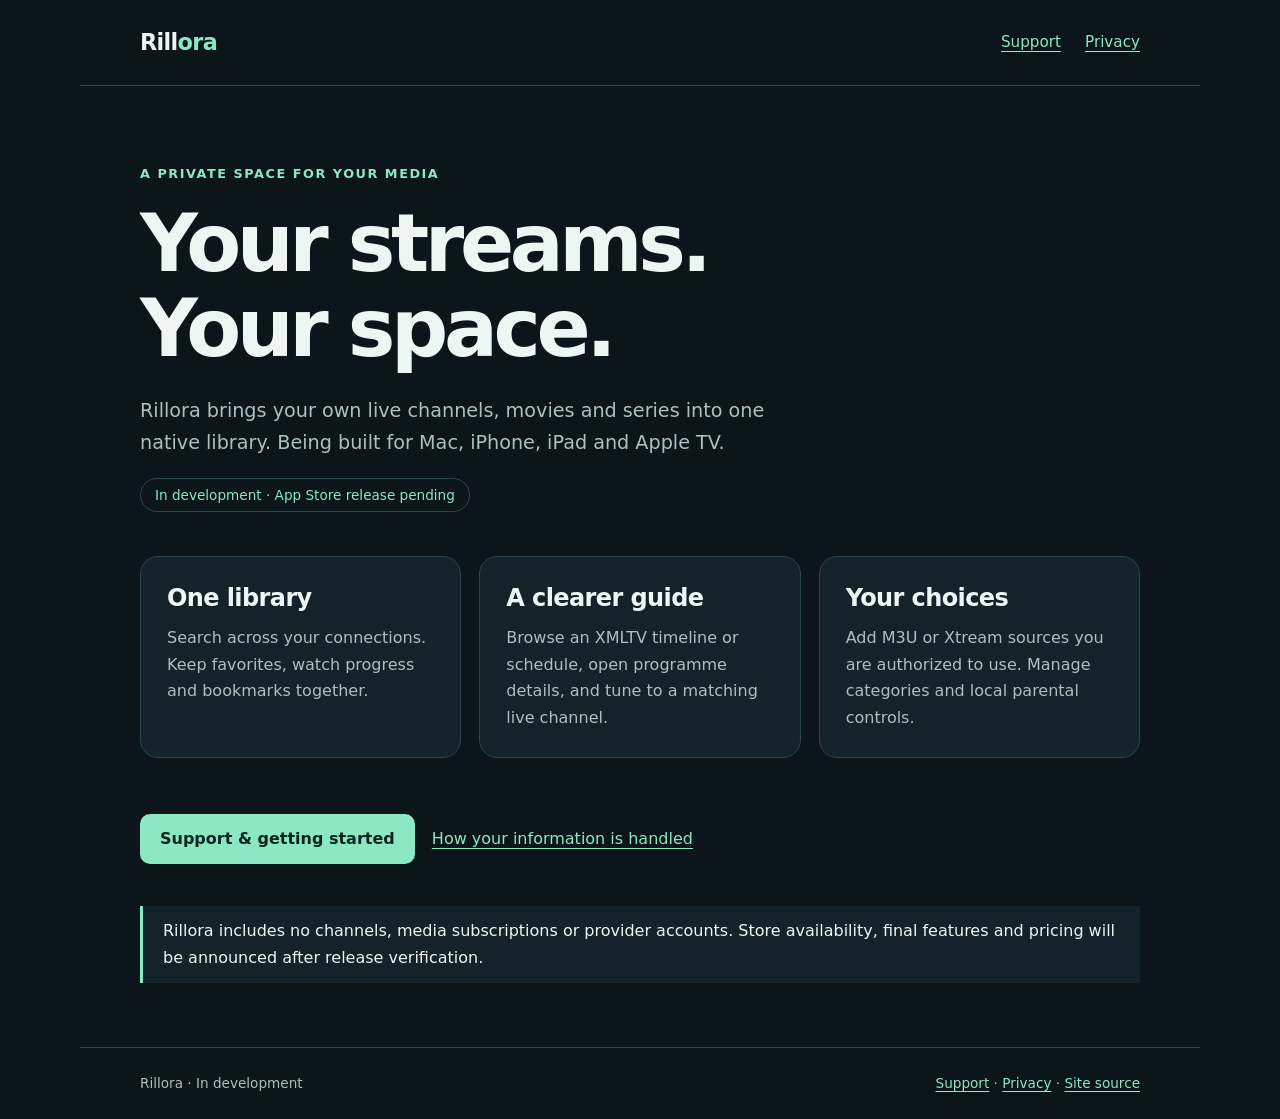
<file: index.html>
<!doctype html>
<html lang="en">
<head>
<meta charset="utf-8">
<meta name="viewport" content="width=device-width, initial-scale=1">
<meta name="description" content="Rillora development, support and privacy information.">
<title>Rillora — your streams, your space</title>
<link rel="icon" href="favicon.svg">
<link rel="stylesheet" href="styles.css">
</head>
<body>
<a class="skip" href="#main">Skip to content</a>
<header>
<a class="brand" href="index.html">Rill<span>ora</span>
</a>
<nav aria-label="Main navigation">
<a href="support.html">Support</a>
<a href="privacy.html">Privacy</a>
</nav>
</header>
<main id="main">
<p class="eyebrow">A private space for your media</p>
<h1>Your streams.<br>Your space.</h1>
<p class="lede">Rillora brings your own live channels, movies and series into one native library. Being built for Mac, iPhone, iPad and Apple TV.</p>
<span class="tag">In development · App Store release pending</span>
<div class="cards">
<section class="card">
<h2>One library</h2>
<p>Search across your connections. Keep favorites, watch progress and bookmarks together.</p>
</section>
<section class="card">
<h2>A clearer guide</h2>
<p>Browse an XMLTV timeline or schedule, open programme details, and tune to a matching live channel.</p>
</section>
<section class="card">
<h2>Your choices</h2>
<p>Add M3U or Xtream sources you are authorized to use. Manage categories and local parental controls.</p>
</section>
</div>
<a class="button" href="support.html">Support &amp; getting started</a>
<a href="privacy.html">How your information is handled</a>
<div class="note">
<p>Rillora includes no channels, media subscriptions or provider accounts. Store availability, final features and pricing will be announced after release verification.</p>
</div>
</main>
<footer>
<span>Rillora · In development</span>
<span>
<a href="support.html">Support</a> · <a href="privacy.html">Privacy</a> · <a href="https://github.com/ConDigitalExpert/rillora-site">Site source</a>
</span>
</footer>
</body>
</html>
</file>
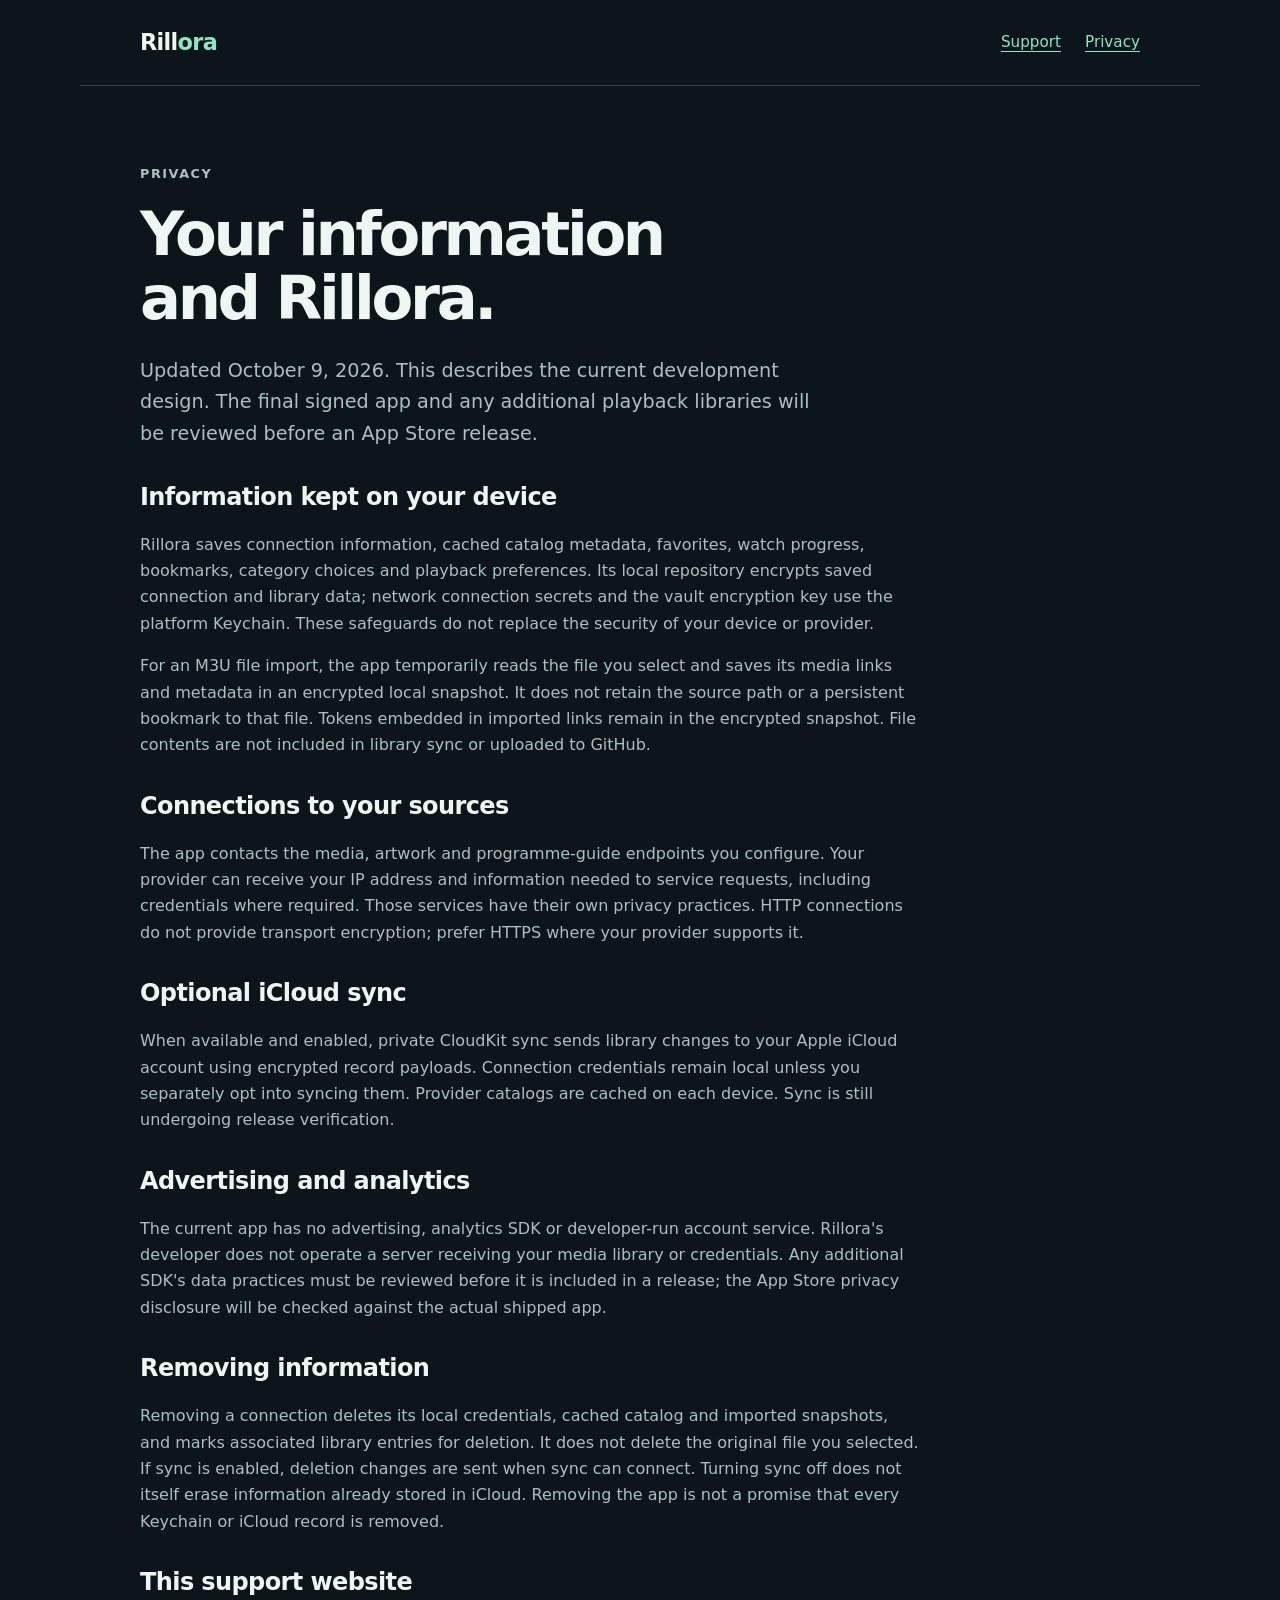
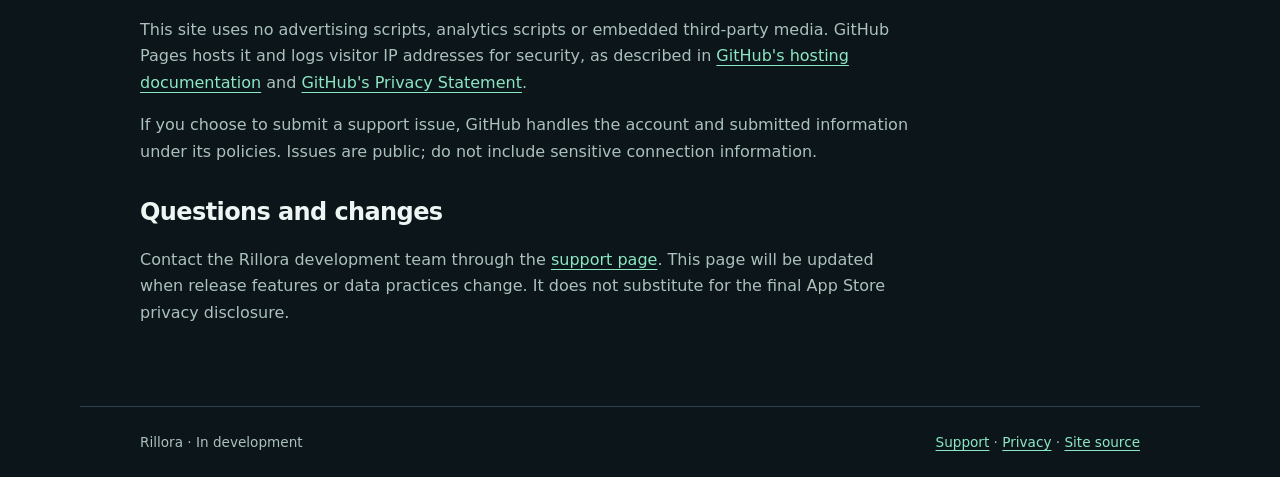
<file: privacy.html>
<!doctype html>
<html lang="en">
<head>
<meta charset="utf-8">
<meta name="viewport" content="width=device-width, initial-scale=1">
<meta name="description" content="Rillora development, support and privacy information.">
<title>Rillora privacy information</title>
<link rel="icon" href="favicon.svg">
<link rel="stylesheet" href="styles.css">
</head>
<body>
<a class="skip" href="#main">Skip to content</a>
<header>
<a class="brand" href="index.html">Rill<span>ora</span>
</a>
<nav aria-label="Main navigation">
<a href="support.html">Support</a>
<a href="privacy.html">Privacy</a>
</nav>
</header>
<main id="main">
<article class="article">
<p class="eyebrow">Privacy</p>
<h1>Your information<br>and Rillora.</h1>
<p class="lede">Updated October 9, 2026. This describes the current development design. The final signed app and any additional playback libraries will be reviewed before an App Store release.</p>
<h2>Information kept on your device</h2>
<p>Rillora saves connection information, cached catalog metadata, favorites, watch progress, bookmarks, category choices and playback preferences. Its local repository encrypts saved connection and library data; network connection secrets and the vault encryption key use the platform Keychain. These safeguards do not replace the security of your device or provider.</p>
<p>For an M3U file import, the app temporarily reads the file you select and saves its media links and metadata in an encrypted local snapshot. It does not retain the source path or a persistent bookmark to that file. Tokens embedded in imported links remain in the encrypted snapshot. File contents are not included in library sync or uploaded to GitHub.</p>
<h2>Connections to your sources</h2>
<p>The app contacts the media, artwork and programme-guide endpoints you configure. Your provider can receive your IP address and information needed to service requests, including credentials where required. Those services have their own privacy practices. HTTP connections do not provide transport encryption; prefer HTTPS where your provider supports it.</p>
<h2>Optional iCloud sync</h2>
<p>When available and enabled, private CloudKit sync sends library changes to your Apple iCloud account using encrypted record payloads. Connection credentials remain local unless you separately opt into syncing them. Provider catalogs are cached on each device. Sync is still undergoing release verification.</p>
<h2>Advertising and analytics</h2>
<p>The current app has no advertising, analytics SDK or developer-run account service. Rillora's developer does not operate a server receiving your media library or credentials. Any additional SDK's data practices must be reviewed before it is included in a release; the App Store privacy disclosure will be checked against the actual shipped app.</p>
<h2>Removing information</h2>
<p>Removing a connection deletes its local credentials, cached catalog and imported snapshots, and marks associated library entries for deletion. It does not delete the original file you selected. If sync is enabled, deletion changes are sent when sync can connect. Turning sync off does not itself erase information already stored in iCloud. Removing the app is not a promise that every Keychain or iCloud record is removed.</p>
<h2>This support website</h2>
<p>This site uses no advertising scripts, analytics scripts or embedded third-party media. GitHub Pages hosts it and logs visitor IP addresses for security, as described in <a href="https://docs.github.com/en/pages/getting-started-with-github-pages/what-is-github-pages#data-collection">GitHub's hosting documentation</a> and <a href="https://docs.github.com/en/site-policy/privacy-policies/github-general-privacy-statement">GitHub's Privacy Statement</a>.</p>
<p>If you choose to submit a support issue, GitHub handles the account and submitted information under its policies. Issues are public; do not include sensitive connection information.</p>
<h2>Questions and changes</h2>
<p>Contact the Rillora development team through the <a href="support.html">support page</a>. This page will be updated when release features or data practices change. It does not substitute for the final App Store privacy disclosure.</p>
</article>
</main>
<footer>
<span>Rillora · In development</span>
<span>
<a href="support.html">Support</a> · <a href="privacy.html">Privacy</a> · <a href="https://github.com/ConDigitalExpert/rillora-site">Site source</a>
</span>
</footer>
</body>
</html>
</file>
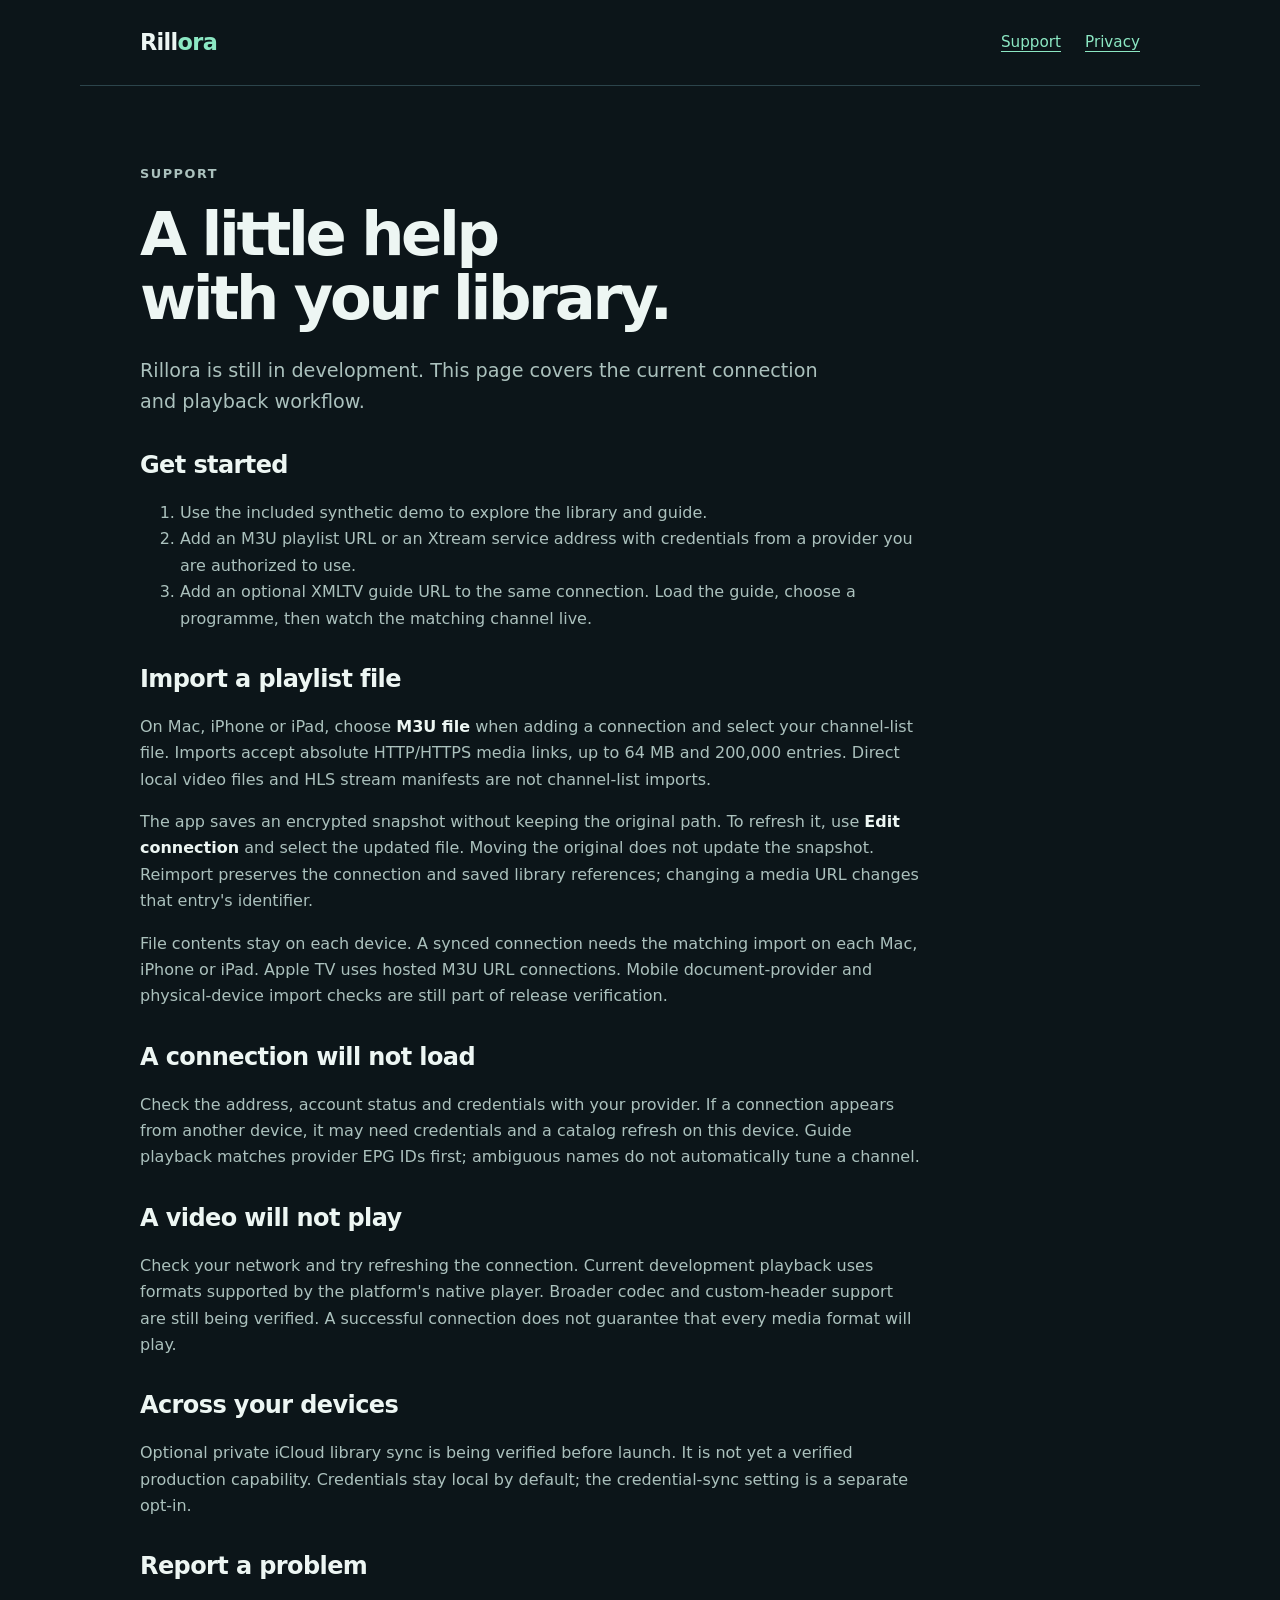
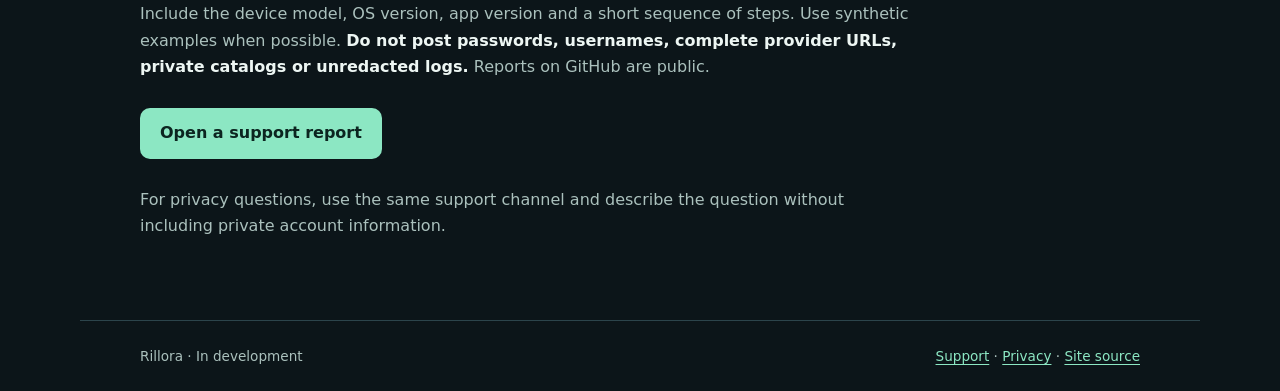
<file: support.html>
<!doctype html>
<html lang="en">
<head>
<meta charset="utf-8">
<meta name="viewport" content="width=device-width, initial-scale=1">
<meta name="description" content="Rillora development, support and privacy information.">
<title>Rillora support</title>
<link rel="icon" href="favicon.svg">
<link rel="stylesheet" href="styles.css">
</head>
<body>
<a class="skip" href="#main">Skip to content</a>
<header>
<a class="brand" href="index.html">Rill<span>ora</span>
</a>
<nav aria-label="Main navigation">
<a href="support.html">Support</a>
<a href="privacy.html">Privacy</a>
</nav>
</header>
<main id="main">
<article class="article">
<p class="eyebrow">Support</p>
<h1>A little help<br>with your library.</h1>
<p class="lede">Rillora is still in development. This page covers the current connection and playback workflow.</p>
<h2>Get started</h2>
<ol>
<li>Use the included synthetic demo to explore the library and guide.</li>
<li>Add an M3U playlist URL or an Xtream service address with credentials from a provider you are authorized to use.</li>
<li>Add an optional XMLTV guide URL to the same connection. Load the guide, choose a programme, then watch the matching channel live.</li>
</ol>
<h2>Import a playlist file</h2>
<p>On Mac, iPhone or iPad, choose <strong>M3U file</strong> when adding a connection and select your channel-list file. Imports accept absolute HTTP/HTTPS media links, up to 64 MB and 200,000 entries. Direct local video files and HLS stream manifests are not channel-list imports.</p>
<p>The app saves an encrypted snapshot without keeping the original path. To refresh it, use <strong>Edit connection</strong> and select the updated file. Moving the original does not update the snapshot. Reimport preserves the connection and saved library references; changing a media URL changes that entry's identifier.</p>
<p>File contents stay on each device. A synced connection needs the matching import on each Mac, iPhone or iPad. Apple TV uses hosted M3U URL connections. Mobile document-provider and physical-device import checks are still part of release verification.</p>
<h2>A connection will not load</h2>
<p>Check the address, account status and credentials with your provider. If a connection appears from another device, it may need credentials and a catalog refresh on this device. Guide playback matches provider EPG IDs first; ambiguous names do not automatically tune a channel.</p>
<h2>A video will not play</h2>
<p>Check your network and try refreshing the connection. Current development playback uses formats supported by the platform's native player. Broader codec and custom-header support are still being verified. A successful connection does not guarantee that every media format will play.</p>
<h2>Across your devices</h2>
<p>Optional private iCloud library sync is being verified before launch. It is not yet a verified production capability. Credentials stay local by default; the credential-sync setting is a separate opt-in.</p>
<h2>Report a problem</h2>
<p>Include the device model, OS version, app version and a short sequence of steps. Use synthetic examples when possible. <strong>Do not post passwords, usernames, complete provider URLs, private catalogs or unredacted logs.</strong> Reports on GitHub are public.</p>
<a class="button" href="https://github.com/ConDigitalExpert/rillora-site/issues/new?template=bug_report.yml">Open a support report</a>
<p>For privacy questions, use the same support channel and describe the question without including private account information.</p>
</article>
</main>
<footer>
<span>Rillora · In development</span>
<span>
<a href="support.html">Support</a> · <a href="privacy.html">Privacy</a> · <a href="https://github.com/ConDigitalExpert/rillora-site">Site source</a>
</span>
</footer>
</body>
</html>
</file>
<file: styles.css>
:root{color-scheme:dark;--bg:#0c1519;--panel:#14232a;--text:#edf6f3;--muted:#abc1bd;--mint:#8ce7c3;--line:#2c444b;font-family:ui-sans-serif,system-ui,-apple-system,BlinkMacSystemFont,sans-serif}*{box-sizing:border-box}body{margin:0;background:var(--bg);color:var(--text);line-height:1.65}a{color:var(--mint);text-underline-offset:.25em}a:hover{text-decoration-thickness:2px}a:focus-visible{outline:3px solid var(--mint);outline-offset:5px;border-radius:3px}.skip{position:absolute;left:16px;top:-70px;background:var(--panel);padding:10px}.skip:focus{top:10px}header,main,footer{max-width:1120px;margin:auto;padding:24px clamp(20px,5vw,60px)}header{display:flex;justify-content:space-between;align-items:center;gap:20px;border-bottom:1px solid var(--line)}.brand{font-size:1.4rem;font-weight:750;letter-spacing:-.03em;text-decoration:none;color:var(--text)}.brand span{color:var(--mint)}nav{display:flex;gap:24px;flex-wrap:wrap}nav a{font-size:.95rem}main{padding-top:64px;padding-bottom:64px;min-height:65vh}.eyebrow{color:var(--mint);letter-spacing:.12em;font-size:.8rem;text-transform:uppercase;font-weight:700}h1{font-size:clamp(2.5rem,7vw,5rem);line-height:1.06;letter-spacing:-.055em;max-width:850px;margin:18px 0 24px}h2{font-size:1.5rem;line-height:1.25;letter-spacing:-.025em;margin-top:2rem}.lede{font-size:1.2rem;max-width:680px;color:var(--muted)}.tag{display:inline-block;color:var(--mint);border:1px solid var(--line);padding:5px 14px;border-radius:99px;font-size:.85rem}.cards{display:grid;grid-template-columns:repeat(3,1fr);gap:18px;margin:44px 0}.card{background:var(--panel);padding:26px;border:1px solid var(--line);border-radius:18px}.card h2{margin:0 0 12px}.card p{color:var(--muted);margin:0}.button{display:inline-block;background:var(--mint);color:#0c2520;font-weight:700;text-decoration:none;border-radius:10px;padding:12px 20px;margin:12px 12px 12px 0}.article{max-width:780px}.article h1{font-size:clamp(2.4rem,6vw,3.8rem)}.article p,.article li{color:var(--muted)}.article strong{color:var(--text)}.note{border-left:3px solid var(--mint);padding:12px 20px;background:var(--panel);margin-top:30px}.note p{margin:0}footer{border-top:1px solid var(--line);color:var(--muted);font-size:.85rem;display:flex;justify-content:space-between;gap:24px;flex-wrap:wrap}@media(max-width:700px){header{align-items:flex-start}.cards{grid-template-columns:1fr}nav{gap:12px}main{padding-top:38px}h1{max-width:600px}}
</file>
